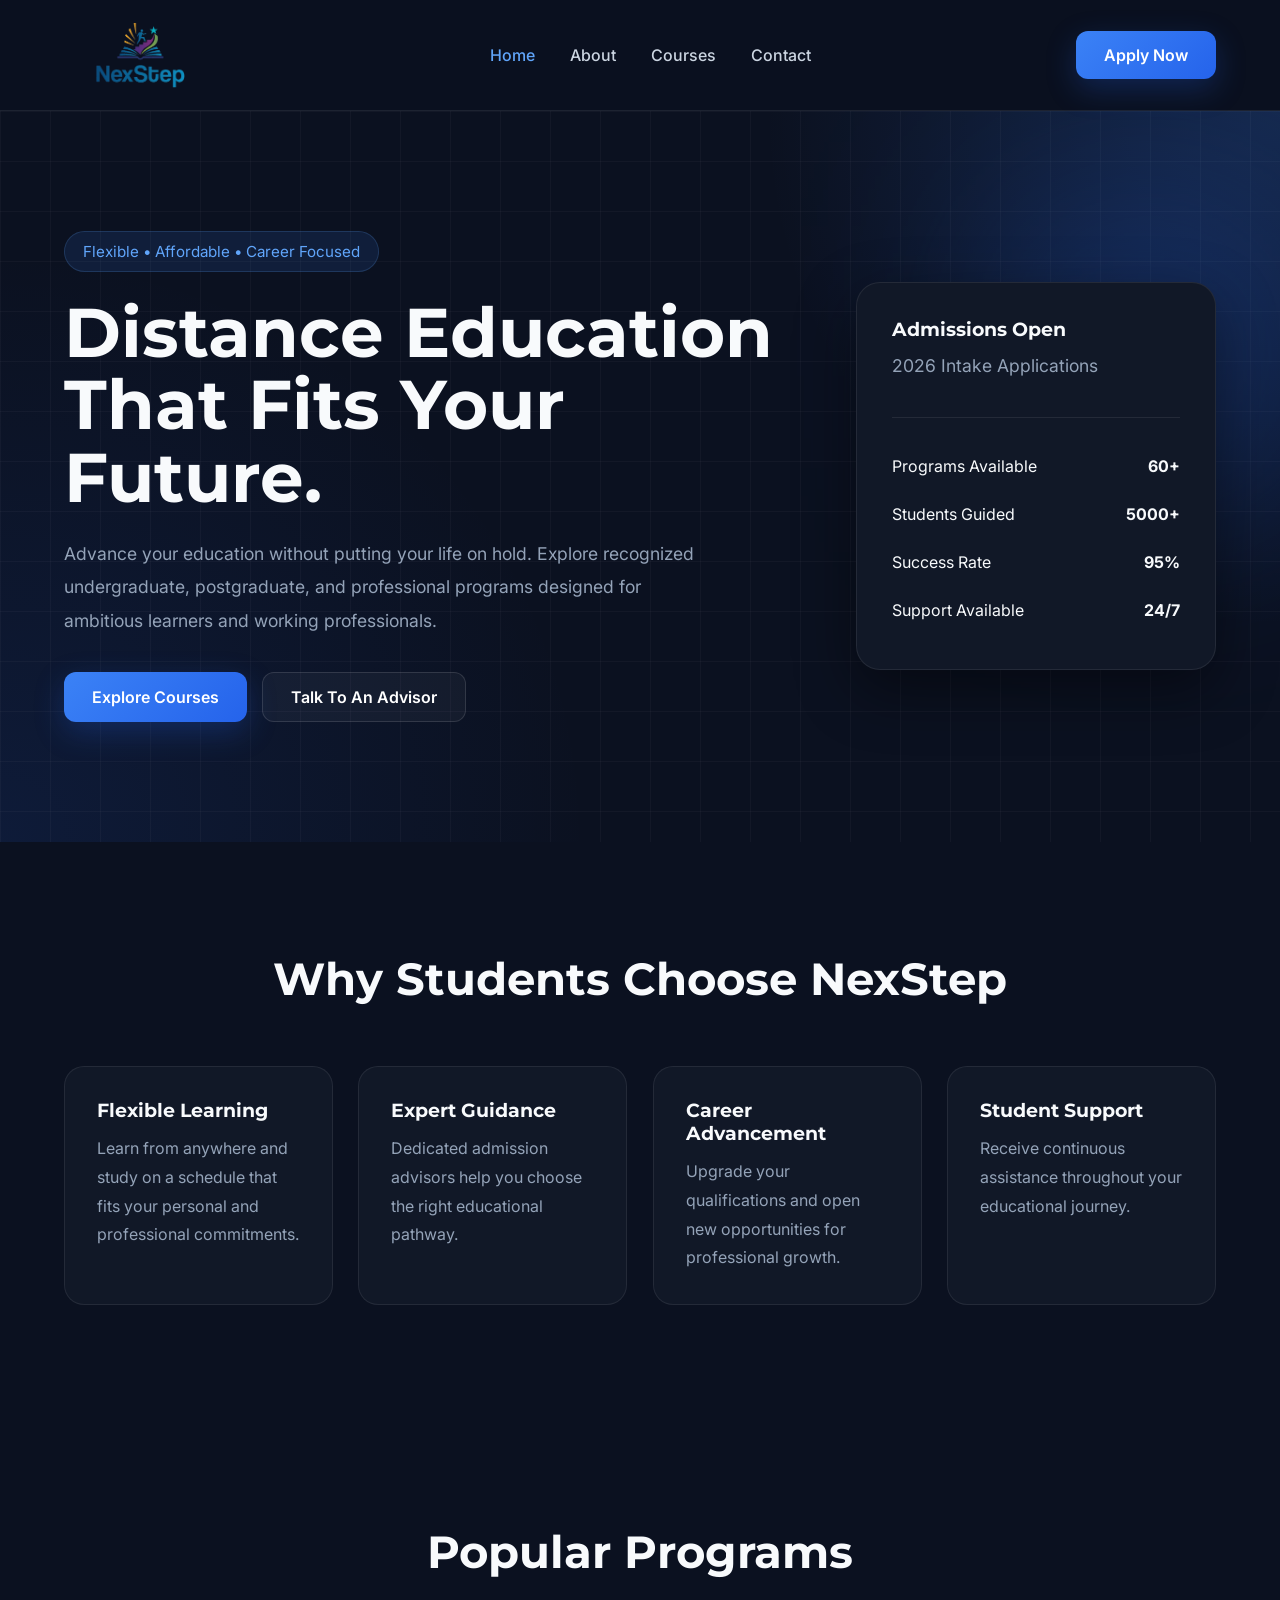
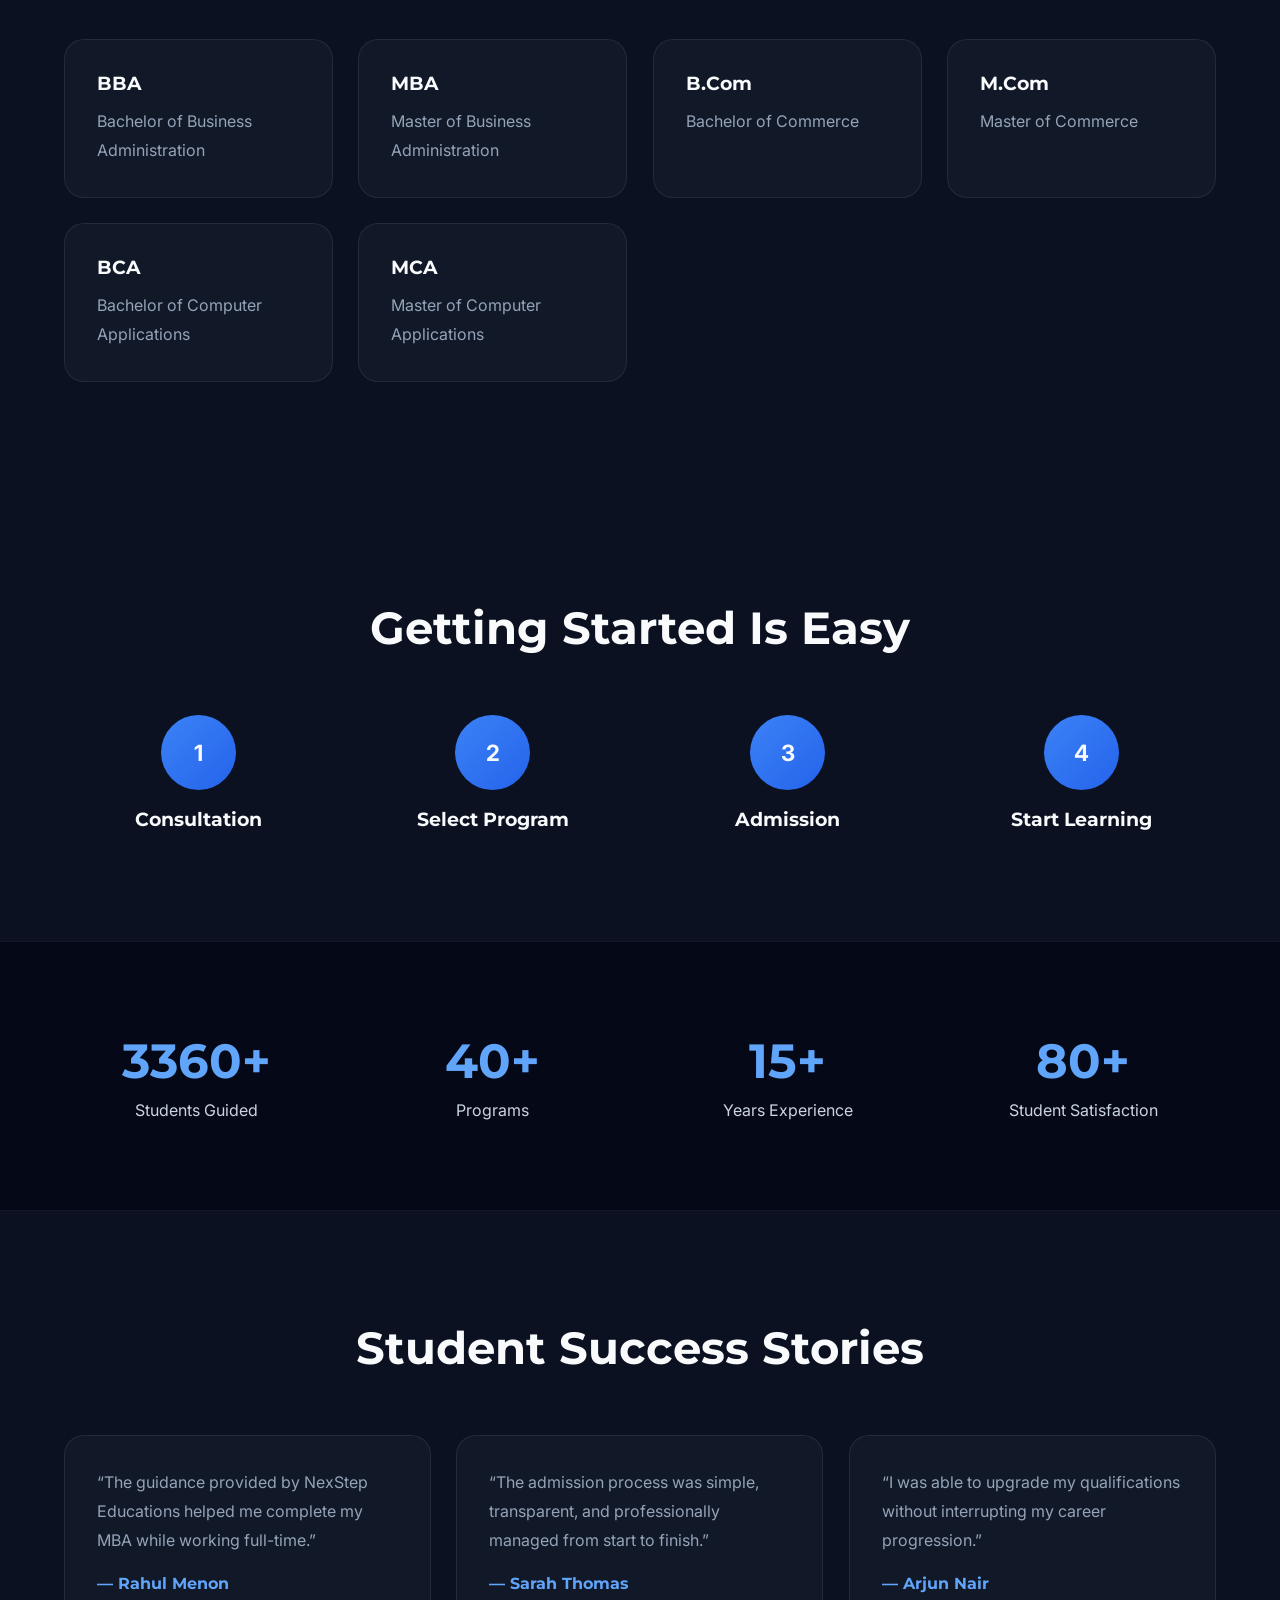
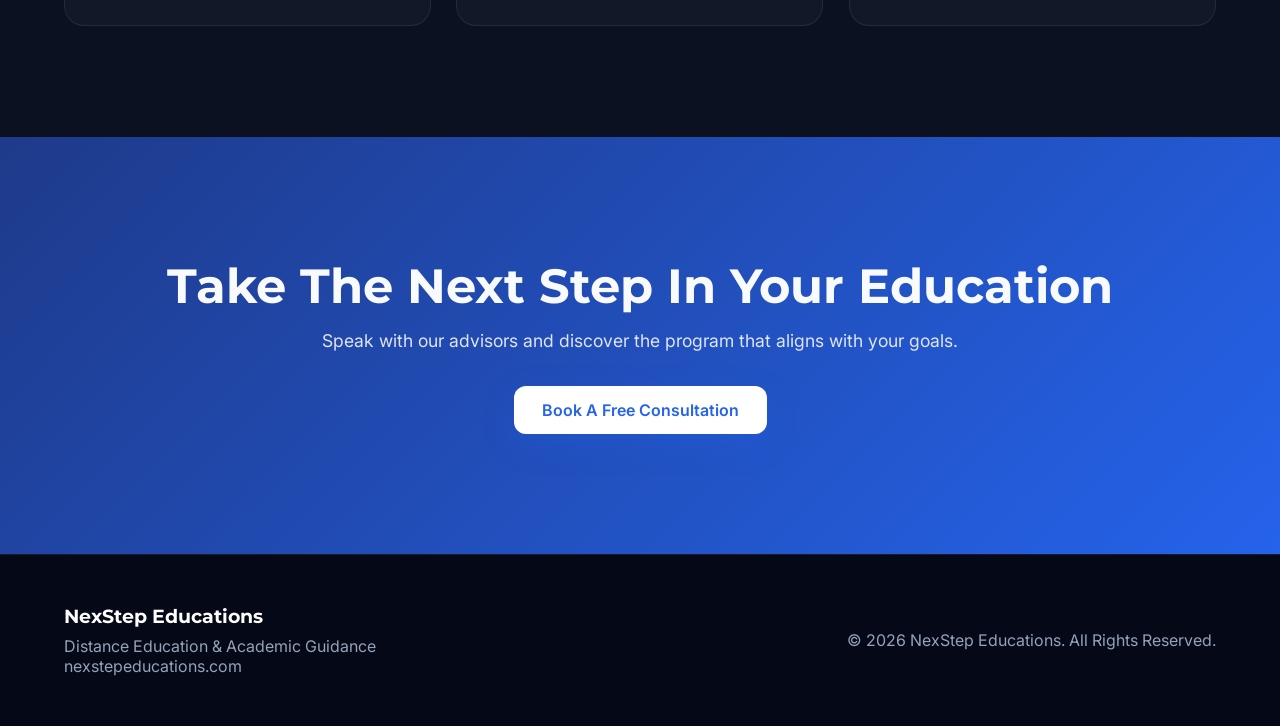
<file: index.html>
<!DOCTYPE html>
<html lang="en">

<head>
    <meta charset="UTF-8">
    <meta name="viewport" content="width=device-width, initial-scale=1.0">

    <title>NexStep Educations | Distance Education & Career Advancement</title>

    <meta name="description"
        content="NexStep Educations helps students and professionals pursue recognized distance education programs with expert guidance and flexible learning pathways.">

    <link rel="preconnect" href="https://fonts.googleapis.com">
    <link
        href="https://fonts.googleapis.com/css2?family=Montserrat:wght@400;500;600;700;800&family=Inter:wght@400;500;600&display=swap"
        rel="stylesheet">

    <link rel="stylesheet" href="style.css">
</head>

<body>

    <!-- NAVBAR -->

    <nav class="navbar">
        <div class="container nav-container">

            <a href="index.html" class="logo">
                <img src="/assets/logo.png" alt="NexStep Educations Logo" class="logo-image">
            </a>

            <ul class="nav-links">
                <li><a href="index.html">Home</a></li>
                <li><a href="about.html">About</a></li>
                <li><a href="courses.html">Courses</a></li>
                <li><a href="contact.html">Contact</a></li>
            </ul>

            <a href="contact.html" class="btn-primary">
                Apply Now
            </a>

        </div>
    </nav>

    <!-- HERO -->

    <section class="hero">

        <div class="container hero-container">

            <div class="hero-content">

                <span class="tag">
                    Flexible • Affordable • Career Focused
                </span>

                <h1>
                    Distance Education That Fits Your Future.
                </h1>

                <p>
                    Advance your education without putting your life on hold.
                    Explore recognized undergraduate, postgraduate, and
                    professional programs designed for ambitious learners and
                    working professionals.
                </p>

                <div class="hero-buttons">
                    <a href="courses.html" class="btn-primary">
                        Explore Courses
                    </a>

                    <a href="contact.html" class="btn-secondary">
                        Talk To An Advisor
                    </a>
                </div>

            </div>

            <div class="hero-card">

                <div class="card">

                    <h3>Admissions Open</h3>
                    <p>2026 Intake Applications</p>

                    <hr>

                    <div class="info">
                        <span>Programs Available</span>
                        <strong>60+</strong>
                    </div>

                    <div class="info">
                        <span>Students Guided</span>
                        <strong>5000+</strong>
                    </div>

                    <div class="info">
                        <span>Success Rate</span>
                        <strong>95%</strong>
                    </div>

                    <div class="info">
                        <span>Support Available</span>
                        <strong>24/7</strong>
                    </div>

                </div>

            </div>

        </div>

    </section>

    <!-- TRUST SECTION -->

    <section class="features">

        <div class="container">

            <h2>Why Students Choose NexStep</h2>

            <div class="feature-grid">

                <div class="feature-card">
                    <h3>Flexible Learning</h3>
                    <p>
                        Learn from anywhere and study on a schedule that
                        fits your personal and professional commitments.
                    </p>
                </div>

                <div class="feature-card">
                    <h3>Expert Guidance</h3>
                    <p>
                        Dedicated admission advisors help you choose
                        the right educational pathway.
                    </p>
                </div>

                <div class="feature-card">
                    <h3>Career Advancement</h3>
                    <p>
                        Upgrade your qualifications and open new
                        opportunities for professional growth.
                    </p>
                </div>

                <div class="feature-card">
                    <h3>Student Support</h3>
                    <p>
                        Receive continuous assistance throughout your
                        educational journey.
                    </p>
                </div>

            </div>

        </div>

    </section>

    <!-- COURSES -->

    <section class="courses">

        <div class="container">

            <h2>Popular Programs</h2>

            <div class="course-grid">

                <div class="course-card">
                    <h3>BBA</h3>
                    <p>Bachelor of Business Administration</p>
                </div>

                <div class="course-card">
                    <h3>MBA</h3>
                    <p>Master of Business Administration</p>
                </div>

                <div class="course-card">
                    <h3>B.Com</h3>
                    <p>Bachelor of Commerce</p>
                </div>

                <div class="course-card">
                    <h3>M.Com</h3>
                    <p>Master of Commerce</p>
                </div>

                <div class="course-card">
                    <h3>BCA</h3>
                    <p>Bachelor of Computer Applications</p>
                </div>

                <div class="course-card">
                    <h3>MCA</h3>
                    <p>Master of Computer Applications</p>
                </div>

            </div>

        </div>

    </section>

    <!-- PROCESS -->

    <section class="process">

        <div class="container">

            <h2>Getting Started Is Easy</h2>

            <div class="steps">

                <div class="step">
                    <div class="number">1</div>
                    <h3>Consultation</h3>
                </div>

                <div class="step">
                    <div class="number">2</div>
                    <h3>Select Program</h3>
                </div>

                <div class="step">
                    <div class="number">3</div>
                    <h3>Admission</h3>
                </div>

                <div class="step">
                    <div class="number">4</div>
                    <h3>Start Learning</h3>
                </div>

            </div>

        </div>

    </section>

    <!-- STATS -->

    <section class="stats">

        <div class="container stats-grid">

            <div>
                <h3>5000+</h3>
                <p>Students Guided</p>
            </div>

            <div>
                <h3>60+</h3>
                <p>Programs</p>
            </div>

            <div>
                <h3>15+</h3>
                <p>Years Experience</p>
            </div>

            <div>
                <h3>95%</h3>
                <p>Student Satisfaction</p>
            </div>

        </div>

    </section>

    <!-- TESTIMONIALS -->

    <section class="testimonials">

        <div class="container">

            <h2>Student Success Stories</h2>

            <div class="testimonial-grid">

                <div class="testimonial">
                    <p>
                        “The guidance provided by NexStep Educations helped me
                        complete my MBA while working full-time.”
                    </p>
                    <h4>— Rahul Menon</h4>
                </div>

                <div class="testimonial">
                    <p>
                        “The admission process was simple, transparent,
                        and professionally managed from start to finish.”
                    </p>
                    <h4>— Sarah Thomas</h4>
                </div>

                <div class="testimonial">
                    <p>
                        “I was able to upgrade my qualifications without
                        interrupting my career progression.”
                    </p>
                    <h4>— Arjun Nair</h4>
                </div>

            </div>

        </div>

    </section>

    <!-- CTA -->

    <section class="cta">

        <div class="container">

            <h2>Take The Next Step In Your Education</h2>

            <p>
                Speak with our advisors and discover the program
                that aligns with your goals.
            </p>

            <a href="contact.html" class="btn-primary">
                Book A Free Consultation
            </a>

        </div>

    </section>

    <!-- FOOTER -->

    <footer>

        <div class="container footer-content">

            <div>
                <h3>NexStep Educations</h3>
                <p>Distance Education & Academic Guidance</p>
                <p>nexstepeducations.com</p>
            </div>

            <div>
                <p>© 2026 NexStep Educations. All Rights Reserved.</p>
            </div>

        </div>

    </footer>

    <script src="script.js"></script>

</body>

</html>
</file>
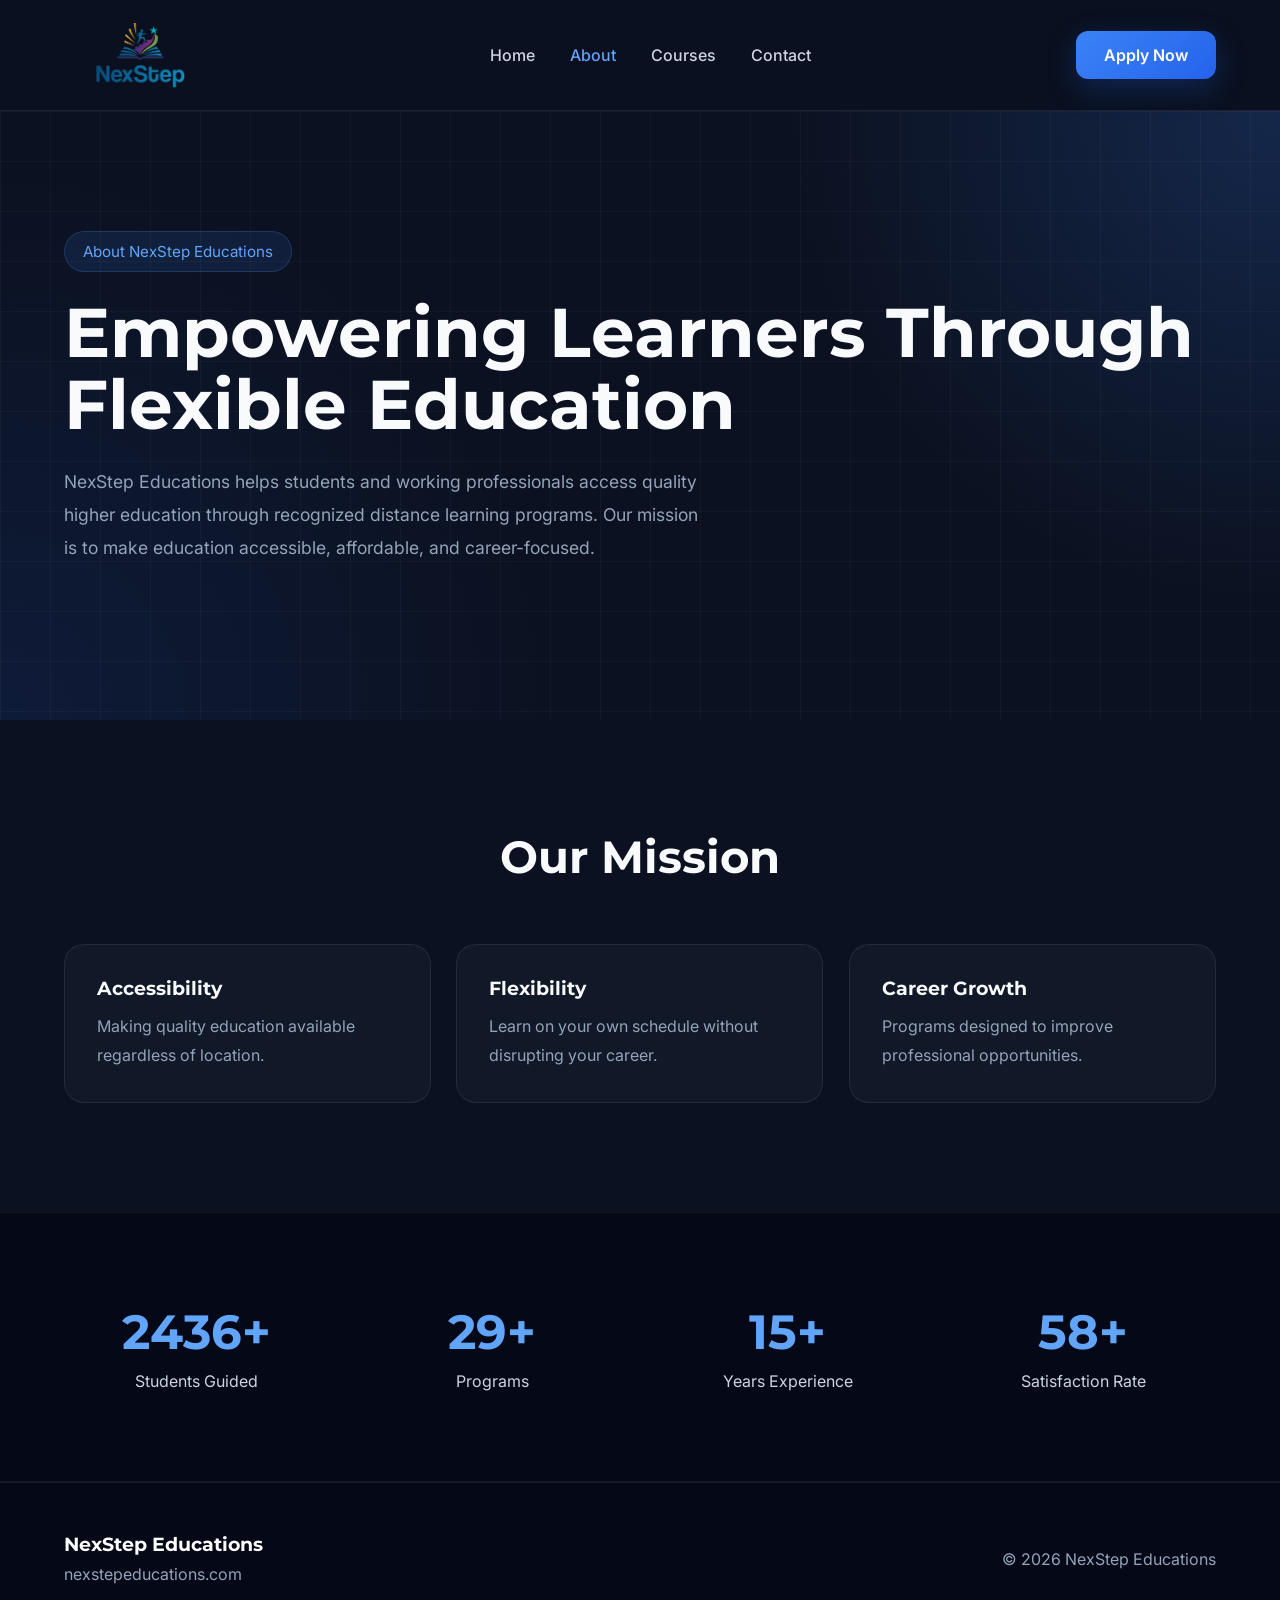
<file: about.html>
<!DOCTYPE html>
<html lang="en">

<head>
    <meta charset="UTF-8">
    <meta name="viewport" content="width=device-width, initial-scale=1.0">
    <title>About Us | NexStep Educations</title>

    <link rel="preconnect" href="https://fonts.googleapis.com">
    <link
        href="https://fonts.googleapis.com/css2?family=Montserrat:wght@400;500;600;700;800&family=Inter:wght@400;500;600&display=swap"
        rel="stylesheet">

    <link rel="stylesheet" href="style.css">
</head>

<body>

    <nav class="navbar">
        <div class="container nav-container">
            <a href="index.html" class="logo">
                <img src="/assets/logo.png" alt="NexStep Educations Logo" class="logo-image">
            </a>

            <ul class="nav-links">
                <li><a href="index.html">Home</a></li>
                <li><a href="about.html">About</a></li>
                <li><a href="courses.html">Courses</a></li>
                <li><a href="contact.html">Contact</a></li>
            </ul>

            <a href="#" class="btn-primary">Apply Now</a>
        </div>
    </nav>

    <section class="hero">
        <div class="container">
            <div class="hero-content">
                <span class="tag">About NexStep Educations</span>

                <h1>Empowering Learners Through Flexible Education</h1>

                <p>
                    NexStep Educations helps students and working professionals
                    access quality higher education through recognized distance
                    learning programs. Our mission is to make education accessible,
                    affordable, and career-focused.
                </p>
            </div>
        </div>
    </section>

    <section class="features">
        <div class="container">

            <h2>Our Mission</h2>

            <div class="feature-grid">

                <div class="feature-card">
                    <h3>Accessibility</h3>
                    <p>
                        Making quality education available regardless of location.
                    </p>
                </div>

                <div class="feature-card">
                    <h3>Flexibility</h3>
                    <p>
                        Learn on your own schedule without disrupting your career.
                    </p>
                </div>

                <div class="feature-card">
                    <h3>Career Growth</h3>
                    <p>
                        Programs designed to improve professional opportunities.
                    </p>
                </div>

            </div>

        </div>
    </section>

    <section class="stats">
        <div class="container stats-grid">

            <div>
                <h3>5000+</h3>
                <p>Students Guided</p>
            </div>

            <div>
                <h3>60+</h3>
                <p>Programs</p>
            </div>

            <div>
                <h3>15+</h3>
                <p>Years Experience</p>
            </div>

            <div>
                <h3>95%</h3>
                <p>Satisfaction Rate</p>
            </div>

        </div>
    </section>

    <footer>
        <div class="container footer-content">
            <div>
                <h3>NexStep Educations</h3>
                <p>nexstepeducations.com</p>
            </div>

            <p>© 2026 NexStep Educations</p>
        </div>
    </footer>
    <script src="script.js"></script>

</body>

</html>
</file>
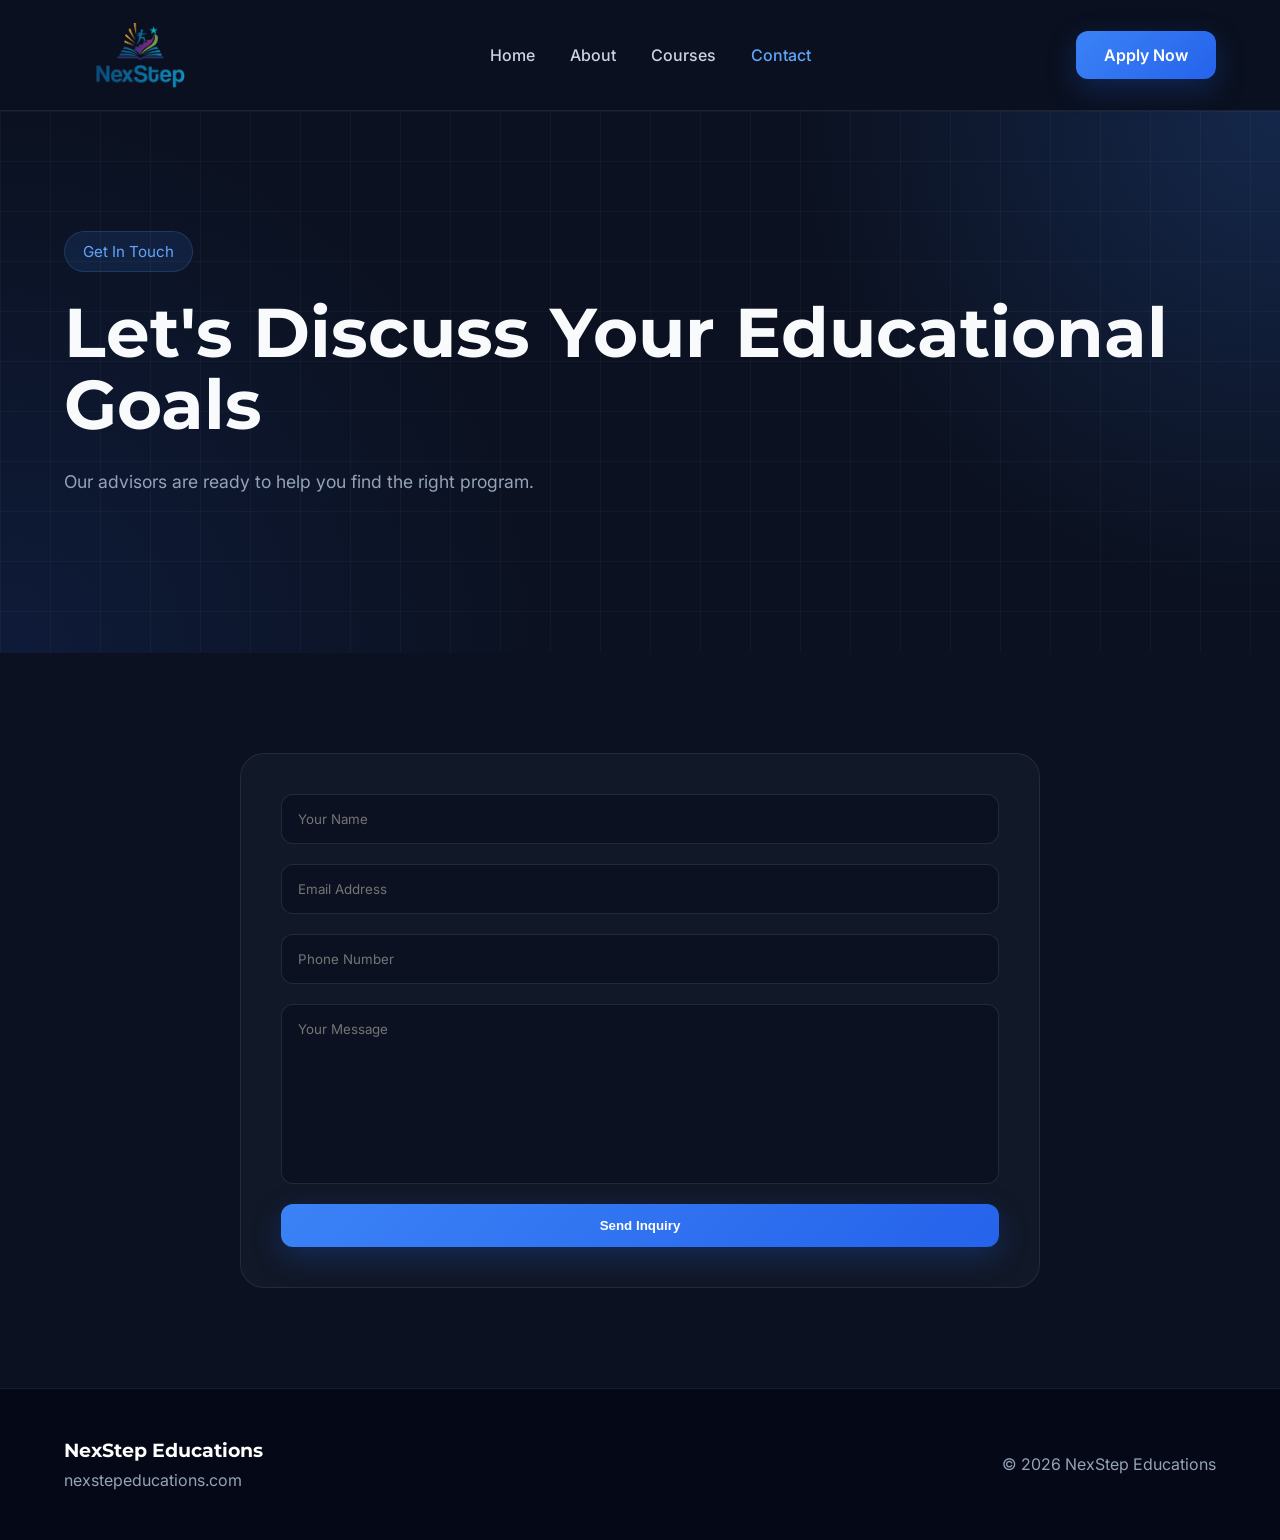
<file: contact.html>
<!DOCTYPE html>
<html lang="en">

<head>

    <meta charset="UTF-8">
    <meta name="viewport" content="width=device-width, initial-scale=1.0">

    <title>Contact Us | NexStep Educations</title>

    <link rel="preconnect" href="https://fonts.googleapis.com">
    <link
        href="https://fonts.googleapis.com/css2?family=Montserrat:wght@400;500;600;700;800&family=Inter:wght@400;500;600&display=swap"
        rel="stylesheet">

    <link rel="stylesheet" href="style.css">

    <style>
        .contact-section {
            padding: 100px 0;
        }

        .contact-card {
            background: #111827;
            padding: 40px;
            border-radius: 24px;
            border: 1px solid rgba(255, 255, 255, .08);
            max-width: 800px;
            margin: auto;
        }

        .contact-form {
            display: flex;
            flex-direction: column;
            gap: 20px;
        }

        .contact-form input,
        .contact-form textarea {
            background: #0B1120;
            border: 1px solid rgba(255, 255, 255, .1);
            padding: 16px;
            border-radius: 12px;
            color: white;
            font-family: inherit;
        }

        .contact-form textarea {
            height: 180px;
            resize: none;
        }

        .contact-form button {
            border: none;
            cursor: pointer;
        }
    </style>

</head>

<body>

    <nav class="navbar">
        <div class="container nav-container">

            <a href="index.html" class="logo">
                <img src="/assets/logo.png" alt="NexStep Educations Logo" class="logo-image">
            </a>

            <ul class="nav-links">
                <li><a href="index.html">Home</a></li>
                <li><a href="about.html">About</a></li>
                <li><a href="courses.html">Courses</a></li>
                <li><a href="contact.html">Contact</a></li>
            </ul>

            <a href="#" class="btn-primary">Apply Now</a>

        </div>
    </nav>

    <section class="hero">
        <div class="container">

            <div class="hero-content">

                <span class="tag">Get In Touch</span>

                <h1>Let's Discuss Your Educational Goals</h1>

                <p>
                    Our advisors are ready to help you find the right program.
                </p>

            </div>

        </div>
    </section>

    <section class="contact-section">

        <div class="container">

            <div class="contact-card">

                <form class="contact-form">

                    <input type="text" placeholder="Your Name" required>

                    <input type="email" placeholder="Email Address" required>

                    <input type="tel" placeholder="Phone Number" required>

                    <textarea placeholder="Your Message"></textarea>

                    <button type="submit" class="btn-primary">
                        Send Inquiry
                    </button>

                </form>

            </div>

        </div>

    </section>

    <footer>
        <div class="container footer-content">

            <div>
                <h3>NexStep Educations</h3>
                <p>nexstepeducations.com</p>
            </div>

            <p>© 2026 NexStep Educations</p>

        </div>
    </footer>

    <script src="script.js"></script>
</body>

</html>
</file>
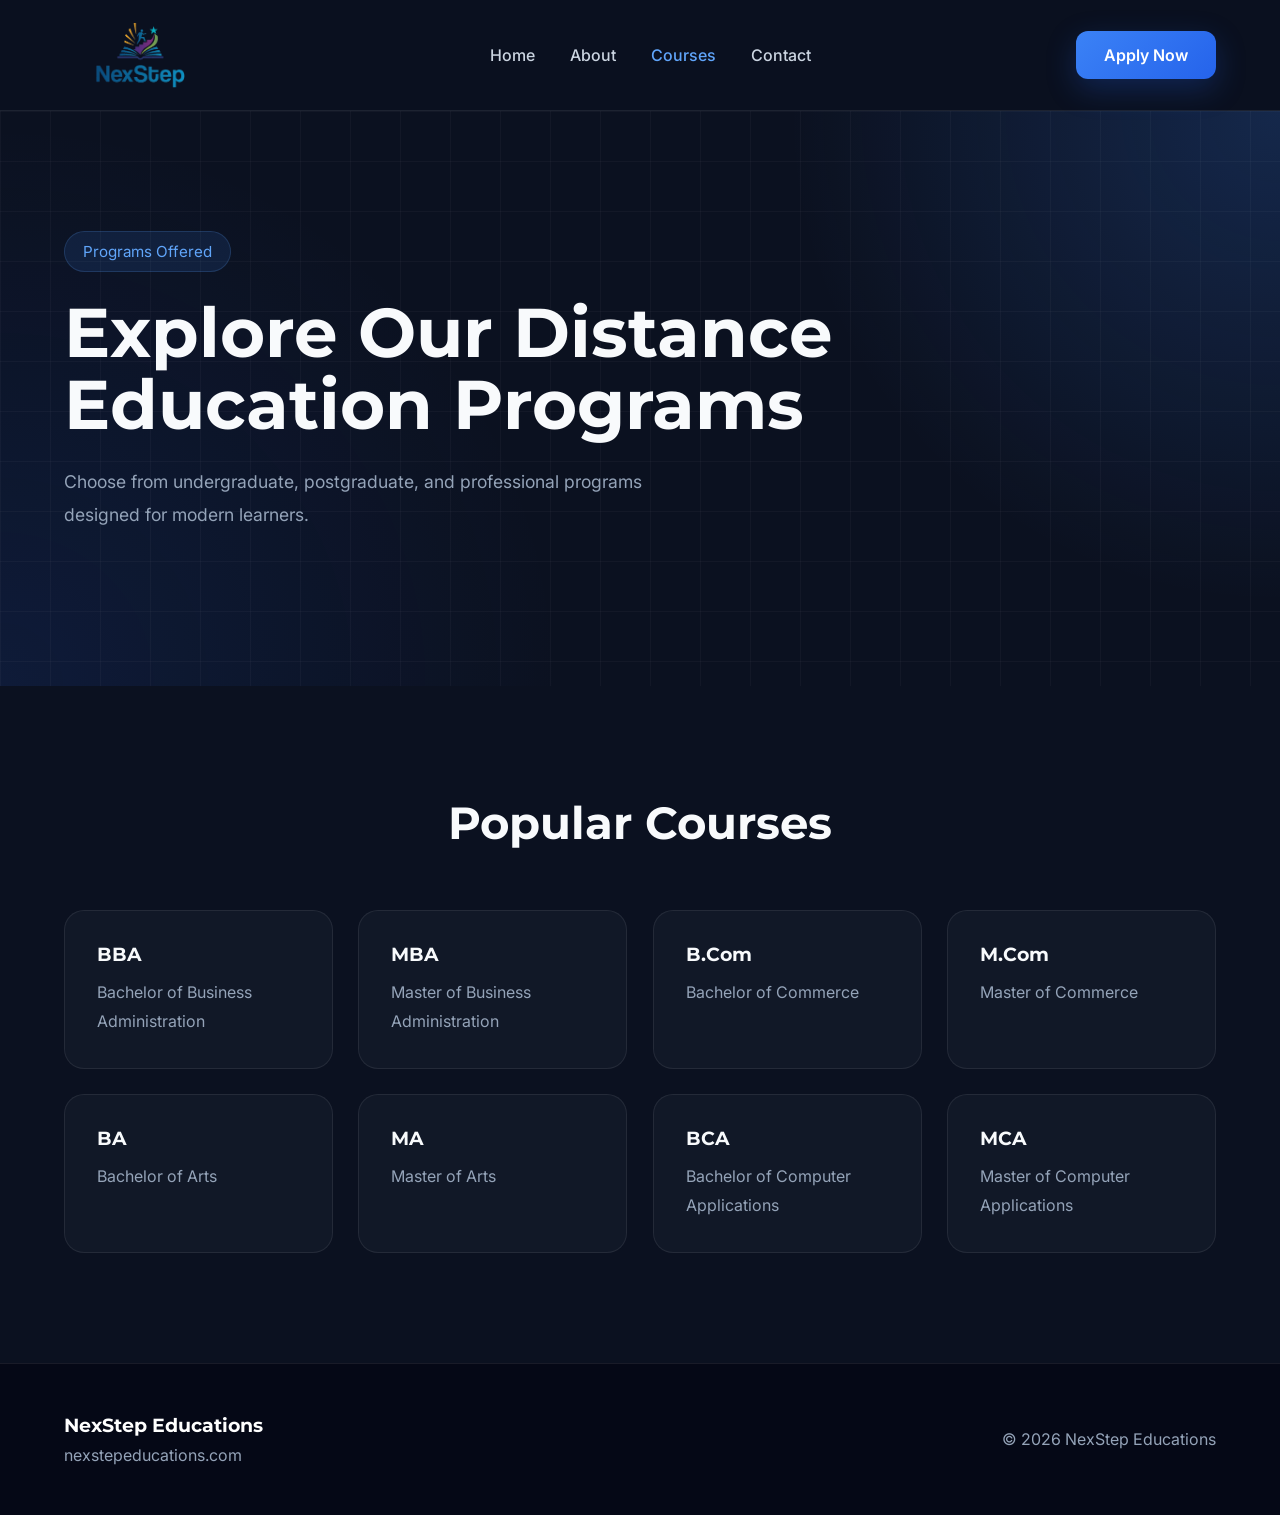
<file: courses.html>
<!DOCTYPE html>
<html lang="en">

<head>
    <meta charset="UTF-8">
    <meta name="viewport" content="width=device-width, initial-scale=1.0">

    <title>Courses | NexStep Educations</title>

    <link rel="preconnect" href="https://fonts.googleapis.com">
    <link
        href="https://fonts.googleapis.com/css2?family=Montserrat:wght@400;500;600;700;800&family=Inter:wght@400;500;600&display=swap"
        rel="stylesheet">

    <link rel="stylesheet" href="style.css">
</head>

<body>

    <nav class="navbar">
        <div class="container nav-container">

            <a href="index.html" class="logo">
                <img src="/assets/logo.png" alt="NexStep Educations Logo" class="logo-image">
            </a>

            <ul class="nav-links">
                <li><a href="index.html">Home</a></li>
                <li><a href="about.html">About</a></li>
                <li><a href="courses.html">Courses</a></li>
                <li><a href="contact.html">Contact</a></li>
            </ul>

            <a href="#" class="btn-primary">Apply Now</a>

        </div>
    </nav>

    <section class="hero">
        <div class="container">
            <div class="hero-content">

                <span class="tag">Programs Offered</span>

                <h1>Explore Our Distance Education Programs</h1>

                <p>
                    Choose from undergraduate, postgraduate, and professional
                    programs designed for modern learners.
                </p>

            </div>
        </div>
    </section>

    <section class="courses">
        <div class="container">

            <h2>Popular Courses</h2>

            <div class="course-grid">

                <div class="course-card">
                    <h3>BBA</h3>
                    <p>Bachelor of Business Administration</p>
                </div>

                <div class="course-card">
                    <h3>MBA</h3>
                    <p>Master of Business Administration</p>
                </div>

                <div class="course-card">
                    <h3>B.Com</h3>
                    <p>Bachelor of Commerce</p>
                </div>

                <div class="course-card">
                    <h3>M.Com</h3>
                    <p>Master of Commerce</p>
                </div>

                <div class="course-card">
                    <h3>BA</h3>
                    <p>Bachelor of Arts</p>
                </div>

                <div class="course-card">
                    <h3>MA</h3>
                    <p>Master of Arts</p>
                </div>

                <div class="course-card">
                    <h3>BCA</h3>
                    <p>Bachelor of Computer Applications</p>
                </div>

                <div class="course-card">
                    <h3>MCA</h3>
                    <p>Master of Computer Applications</p>
                </div>

            </div>

        </div>
    </section>

    <footer>
        <div class="container footer-content">
            <div>
                <h3>NexStep Educations</h3>
                <p>nexstepeducations.com</p>
            </div>

            <p>© 2026 NexStep Educations</p>
        </div>
    </footer>

    <script src="script.js"></script>
</body>

</html>
</file>
<file: style.css>
*{
    margin:0;
    padding:0;
    box-sizing:border-box;
}

html{
    scroll-behavior:smooth;
}

body{
    font-family:'Inter',sans-serif;
    color:#F8FAFC;
    background:#0B1120;
    overflow-x:hidden;
}

.container{
    width:90%;
    max-width:1200px;
    margin:auto;
}

h1,h2,h3,h4{
    font-family:'Montserrat',sans-serif;
    font-weight:700;
}

a{
    text-decoration:none;
}

/* =========================
   NAVBAR
========================= */

.navbar{
    position:sticky;
    top:0;
    z-index:1000;
    background:rgba(11,17,32,0.92);
    backdrop-filter:blur(18px);
    border-bottom:1px solid rgba(255,255,255,0.08);
}

.nav-container{
    display:flex;
    justify-content:space-between;
    align-items:center;
    padding:10px 0;
}

/* .logo{
    font-size:1.6rem;
    font-weight:800;
    color:#ffffff;
} */

.logo span{
    color:#60A5FA;
}

.logo-image{
    width:150px;
    margin-right:10px;
    margin-bottom: -20px
}

.nav-links{
    display:flex;
    gap:35px;
    list-style:none;
}

.nav-links a{
    color:#CBD5E1;
    font-weight:500;
    transition:0.3s;
}

.nav-links a:hover{
    color:#60A5FA;
}

.btn-primary{
    display:inline-flex;
    align-items:center;
    justify-content:center;
    background:linear-gradient(
        135deg,
        #3B82F6,
        #2563EB
    );
    color:white;
    padding:14px 28px;
    border-radius:12px;
    font-weight:600;
    transition:0.3s;
    box-shadow:0 10px 30px rgba(37,99,235,0.25);
}

.btn-primary:hover{
    transform:translateY(-3px);
}

.btn-secondary{
    display:inline-flex;
    align-items:center;
    justify-content:center;
    border:1px solid rgba(255,255,255,0.12);
    background:rgba(255,255,255,0.04);
    color:white;
    padding:14px 28px;
    border-radius:12px;
    font-weight:600;
    transition:0.3s;
}

.btn-secondary:hover{
    background:rgba(255,255,255,0.08);
}

/* =========================
   HERO
========================= */

.hero{
    position:relative;
    padding:120px 0;
    overflow:hidden;
    background:
        radial-gradient(circle at top right,
        rgba(59,130,246,.20),
        transparent 35%),
        radial-gradient(circle at bottom left,
        rgba(37,99,235,.12),
        transparent 40%),
        #0B1120;
}

.hero::before{
    content:"";
    position:absolute;
    inset:0;
    background-image:
        linear-gradient(rgba(255,255,255,0.03) 1px, transparent 1px),
        linear-gradient(90deg, rgba(255,255,255,0.03) 1px, transparent 1px);
    background-size:50px 50px;
    pointer-events:none;
}

.hero-container{
    display:flex;
    justify-content:space-between;
    align-items:center;
    gap:70px;
    position:relative;
    z-index:2;
}

.hero-content{
    flex:1;
}

.tag{
    display:inline-block;
    background:rgba(59,130,246,0.12);
    color:#60A5FA;
    border:1px solid rgba(96,165,250,0.18);
    padding:10px 18px;
    border-radius:999px;
    margin-bottom:24px;
    font-size:0.95rem;
}

.hero h1{
    font-size:4.3rem;
    line-height:1.05;
    margin-bottom:24px;
}

.hero p{
    color:#94A3B8;
    font-size:1.1rem;
    line-height:1.9;
    max-width:650px;
    margin-bottom:35px;
}

.hero-buttons{
    display:flex;
    gap:15px;
    flex-wrap:wrap;
}

.hero-card{
    width:360px;
    position:relative;
}

.hero-card::before{
    content:"";
    position:absolute;
    width:250px;
    height:250px;
    background:#2563EB;
    filter:blur(120px);
    opacity:.35;
    right:-60px;
    top:-60px;
    z-index:-1;
}

.card{
    background:#111827;
    border:1px solid rgba(255,255,255,0.08);
    border-radius:24px;
    padding:35px;
    box-shadow:
        0 20px 60px rgba(0,0,0,.45);
}

.card h3{
    margin-bottom:8px;
}

.card p{
    color:#94A3B8;
}

.card hr{
    border:none;
    height:1px;
    background:rgba(255,255,255,0.08);
    margin:24px 0;
}

.info{
    display:flex;
    justify-content:space-between;
    padding:14px 0;
}

/* =========================
   SECTIONS
========================= */

.features,
.courses,
.process,
.testimonials{
    padding:110px 0;
}

.features h2,
.courses h2,
.process h2,
.testimonials h2{
    text-align:center;
    font-size:2.8rem;
    margin-bottom:60px;
}

.feature-grid,
.course-grid,
.testimonial-grid{
    display:grid;
    grid-template-columns:repeat(auto-fit,minmax(250px,1fr));
    gap:25px;
}

.feature-card,
.course-card,
.testimonial{
    background:#111827;
    border:1px solid rgba(255,255,255,0.08);
    padding:32px;
    border-radius:20px;
    transition:0.3s ease;
}

.feature-card:hover,
.course-card:hover,
.testimonial:hover{
    transform:translateY(-6px);
    border-color:#3B82F6;
}

.feature-card h3,
.course-card h3{
    margin-bottom:12px;
}

.feature-card p,
.course-card p,
.testimonial p{
    color:#94A3B8;
    line-height:1.8;
}

/* =========================
   PROCESS
========================= */

.steps{
    display:grid;
    grid-template-columns:repeat(4,1fr);
    gap:25px;
}

.step{
    text-align:center;
}

.number{
    width:75px;
    height:75px;
    border-radius:50%;
    margin:auto auto 18px;
    display:flex;
    justify-content:center;
    align-items:center;
    background:linear-gradient(
        135deg,
        #3B82F6,
        #2563EB
    );
    font-size:1.4rem;
    font-weight:700;
}

/* =========================
   STATS
========================= */

.stats{
    background:#050816;
    padding:90px 0;
    border-top:1px solid rgba(255,255,255,0.05);
    border-bottom:1px solid rgba(255,255,255,0.05);
}

.stats-grid{
    display:grid;
    grid-template-columns:repeat(4,1fr);
    gap:30px;
    text-align:center;
}

.stats h3{
    font-size:3rem;
    margin-bottom:10px;
    color:#60A5FA;
}

.stats p{
    color:#CBD5E1;
}

/* =========================
   TESTIMONIALS
========================= */

.testimonial{
    position:relative;
}

.testimonial h4{
    margin-top:20px;
    color:#60A5FA;
}

/* =========================
   CTA
========================= */

.cta{
    padding:120px 0;
    text-align:center;
    background:
    linear-gradient(
        135deg,
        #1E3A8A,
        #2563EB
    );
}

.cta h2{
    font-size:3rem;
    margin-bottom:15px;
}

.cta p{
    color:rgba(255,255,255,.85);
    margin-bottom:35px;
    font-size:1.1rem;
}

.cta .btn-primary{
    background:white;
    color:#2563EB;
}

/* =========================
   FOOTER
========================= */

footer{
    background:#050816;
    padding:50px 0;
    border-top:1px solid rgba(255,255,255,0.08);
}

.footer-content{
    display:flex;
    justify-content:space-between;
    align-items:center;
    gap:20px;
}

.footer-content h3{
    color:white;
    margin-bottom:8px;
}

.footer-content p{
    color:#94A3B8;
}

/* =========================
   RESPONSIVE
========================= */

@media(max-width:992px){

    .hero-container{
        flex-direction:column;
        text-align:center;
    }

    .hero h1{
        font-size:3.2rem;
    }

    .hero p{
        margin-left:auto;
        margin-right:auto;
    }

    .hero-buttons{
        justify-content:center;
    }

    .hero-card{
        width:100%;
        max-width:420px;
    }

    .steps{
        grid-template-columns:repeat(2,1fr);
    }

    .stats-grid{
        grid-template-columns:repeat(2,1fr);
    }

    .footer-content{
        flex-direction:column;
        text-align:center;
    }
}

@media(max-width:768px){

    .nav-links{
        display:none;
    }

    .hero{
        padding:90px 0;
    }

    .hero h1{
        font-size:2.6rem;
    }

    .features h2,
    .courses h2,
    .process h2,
    .testimonials h2,
    .cta h2{
        font-size:2.1rem;
    }

    .steps,
    .stats-grid{
        grid-template-columns:1fr;
    }
}

.feature-card,
.course-card,
.testimonial,
.step,
.card{
    will-change:transform, opacity;
}

.nav-links a{
    position:relative;
}

.nav-links a::after{
    content:'';
    position:absolute;
    width:0;
    height:2px;
    background:#60A5FA;
    left:0;
    bottom:-6px;
    transition:.3s;
}

.nav-links a:hover::after{
    width:100%;
}
</file>
